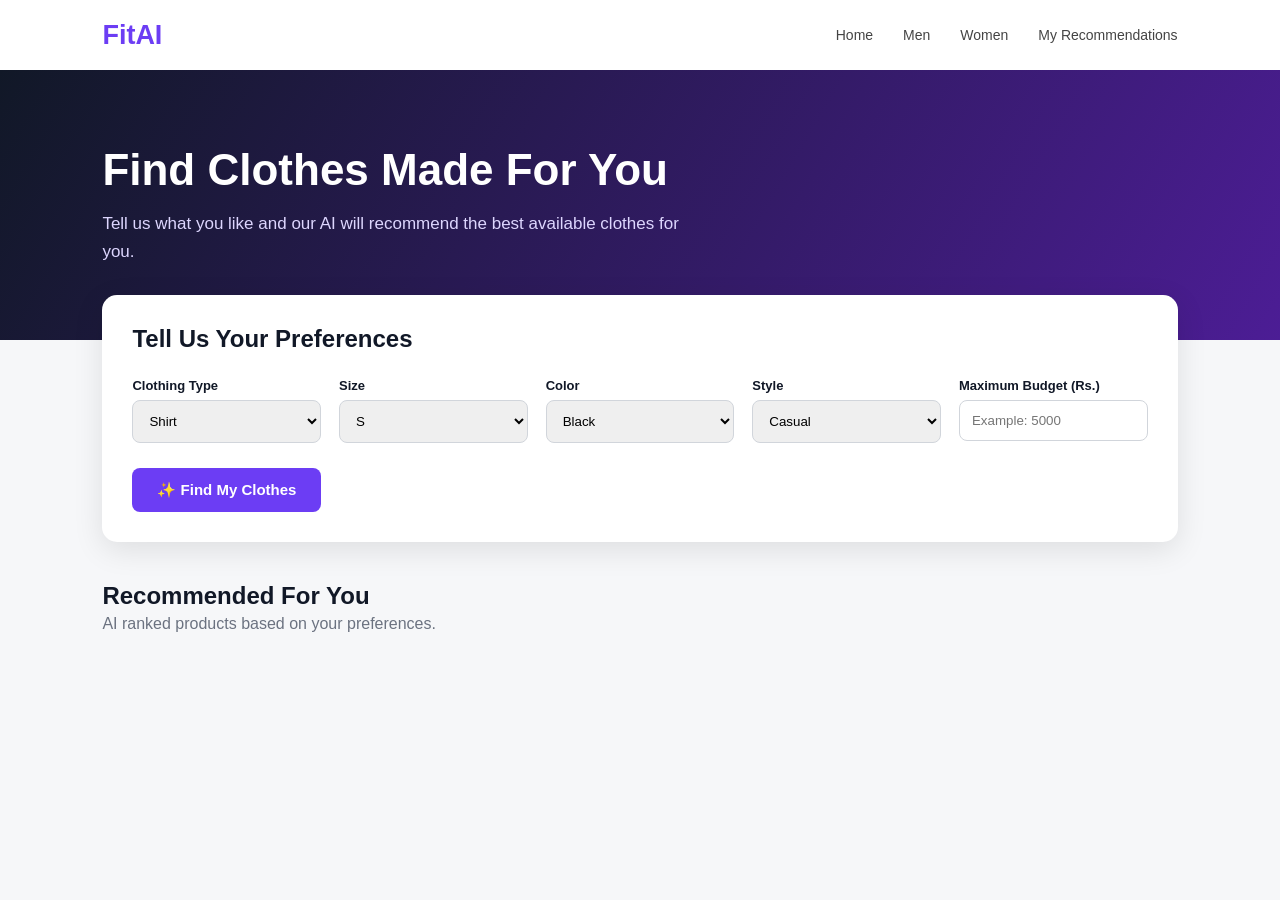
<file: index.html>
<!DOCTYPE html>
<html lang="en">

<head>
    <meta charset="UTF-8">
    <meta name="viewport" content="width=device-width, initial-scale=1.0">
    <script>
        if (window.location.protocol === "file:") {
            window.location.replace("http://127.0.0.1:5000/");
        }
    </script>


    <title>FitAI - Smart Fashion</title>

    <link rel="stylesheet" href="style.css">
</head>

<body>

<header>
    <div class="logo">FitAI</div>

    <nav>
        <a href="#">Home</a>
        <a href="#">Men</a>
        <a href="#">Women</a>
        <a href="#">My Recommendations</a>
    </nav>
</header>


<section class="hero">

    <div>
        <h1>Find Clothes Made For You</h1>

        <p>
            Tell us what you like and our AI will recommend
            the best available clothes for you.
        </p>
    </div>

</section>


<section class="recommendation-box">

    <h2>Tell Us Your Preferences</h2>

    <div class="form-grid">

        <div>
            <label>Clothing Type</label>

            <select id="type">
                <option value="shirt">Shirt</option>
                <option value="tshirt">T-Shirt</option>
            </select>
        </div>


        <div>
            <label>Size</label>

            <select id="size">
                <option value="S">S</option>
                <option value="M">M</option>
                <option value="L">L</option>
                <option value="XL">XL</option>
            </select>
        </div>


        <div>
            <label>Color</label>

            <select id="color">
                <option value="black">Black</option>
                <option value="white">White</option>
                <option value="blue">Blue</option>
                <option value="green">Green</option>
            </select>
        </div>


        <div>
            <label>Style</label>

            <select id="style">
                <option value="casual">Casual</option>
                <option value="formal">Formal</option>
                <option value="streetwear">Streetwear</option>
            </select>
        </div>


        <div>
            <label>Maximum Budget (Rs.)</label>

            <input
                type="number"
                id="budget"
                placeholder="Example: 5000"
            >
        </div>

    </div>


    <button class="main-button" onclick="recommend()">
        ✨ Find My Clothes
    </button>

</section>


<section class="products-section">

    <div class="section-title">
        <h2>Recommended For You</h2>
        <p>AI ranked products based on your preferences.</p>
    </div>

    <div id="results" class="product-grid"></div>

</section>


<script src="products.js"></script>
<script src="script.js"></script>

</body>

</html>
</file>
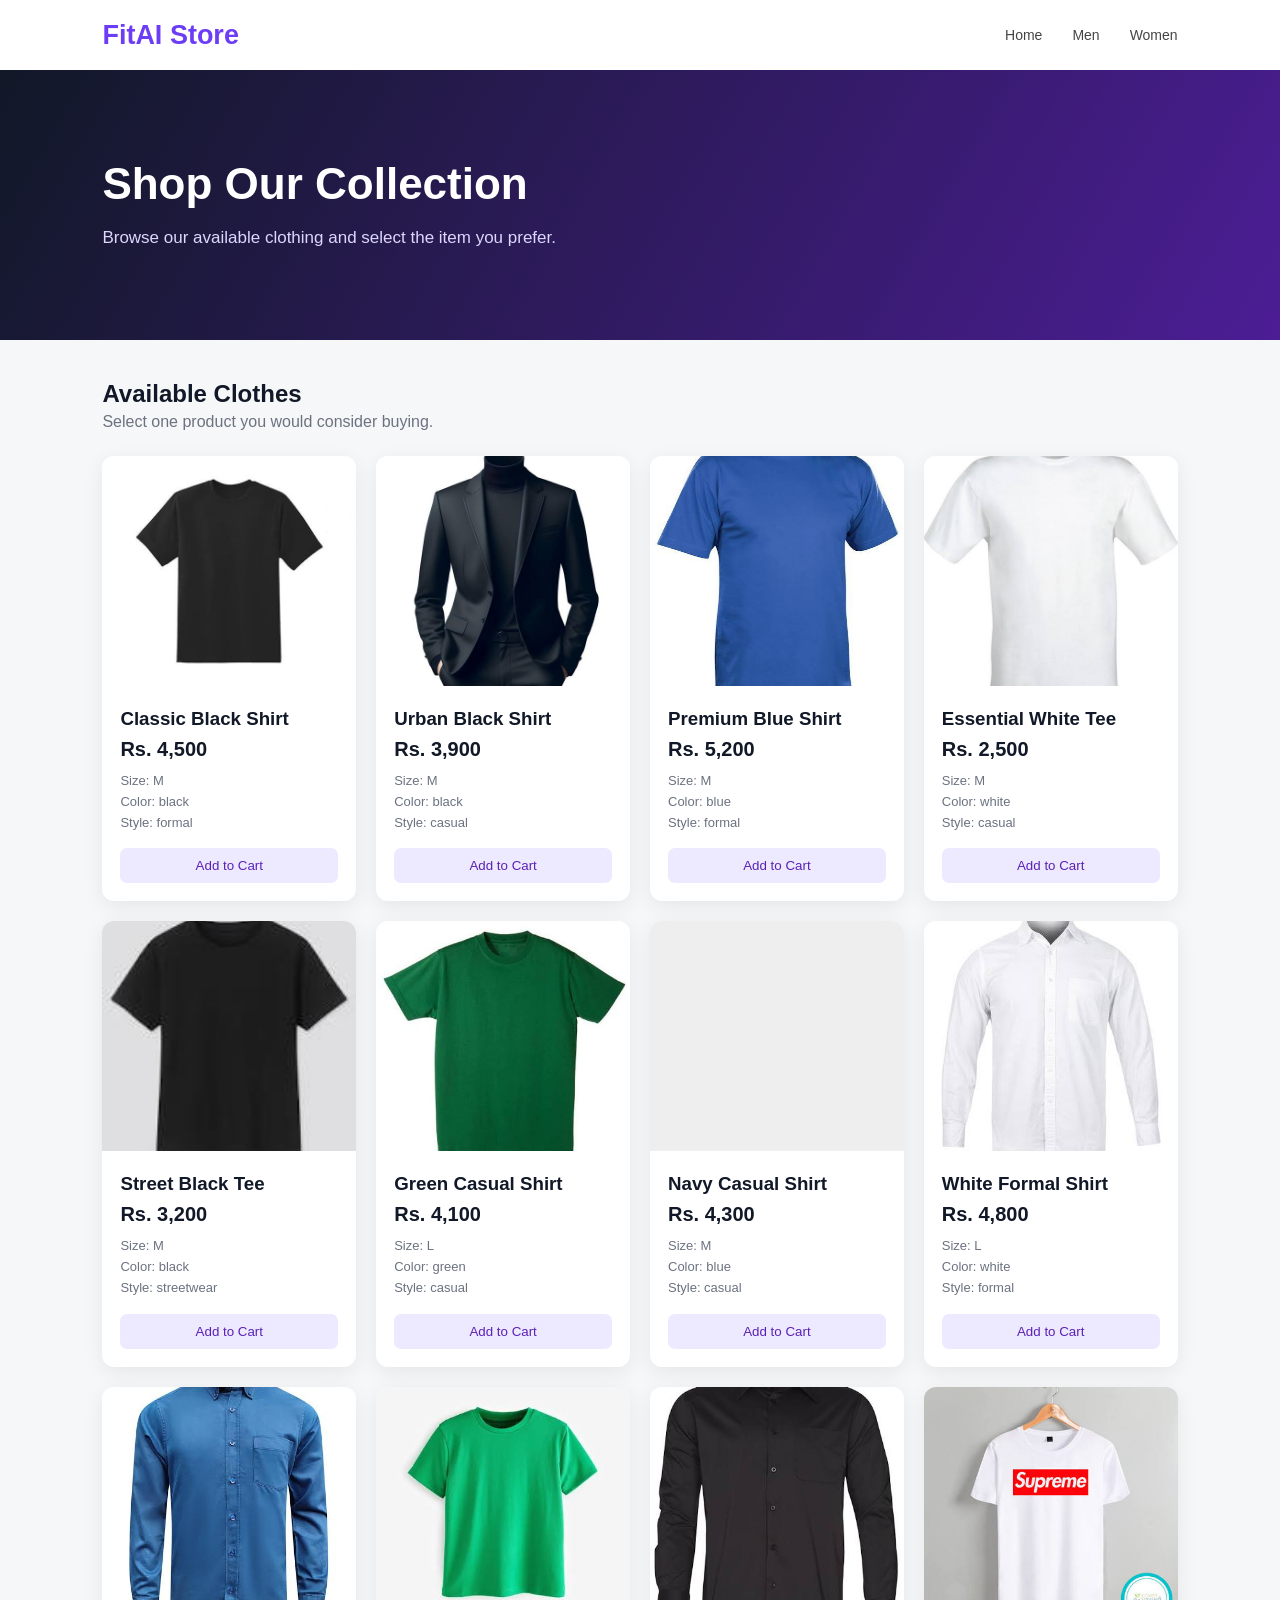
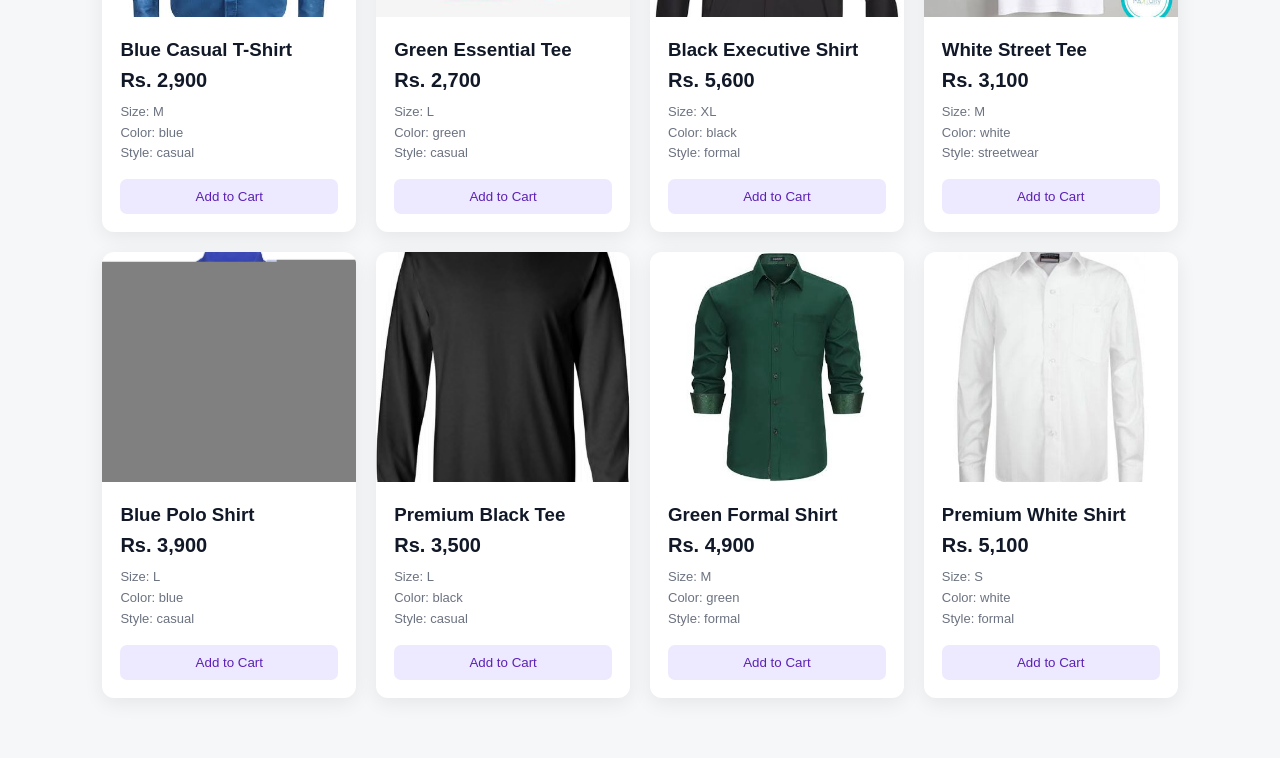
<file: normal.html>
<!DOCTYPE html>
<html lang="en">

<head>
    <meta charset="UTF-8">
    <meta name="viewport" content="width=device-width, initial-scale=1.0">
    <script>
        if (window.location.protocol === "file:") {
            window.location.replace("http://127.0.0.1:5000/normal.html");
        }
    </script>

    <title>FitAI - Normal Store</title>
    <link rel="stylesheet" href="style.css">
</head>

<body>

<header>
    <div class="logo">FitAI Store</div>

    <nav>
        <a href="#">Home</a>
        <a href="#">Men</a>
        <a href="#">Women</a>
    </nav>
</header>

<section class="hero">
    <div>
        <h1>Shop Our Collection</h1>
        <p>Browse our available clothing and select the item you prefer.</p>
    </div>
</section>

<section class="products-section normal-products">

    <div class="section-title">
        <h2>Available Clothes</h2>
        <p>Select one product you would consider buying.</p>
    </div>

    <div id="normalResults" class="product-grid"></div>

</section>

<script src="products.js"></script>
<script src="normal.js"></script>

</body>
</html>
</file>
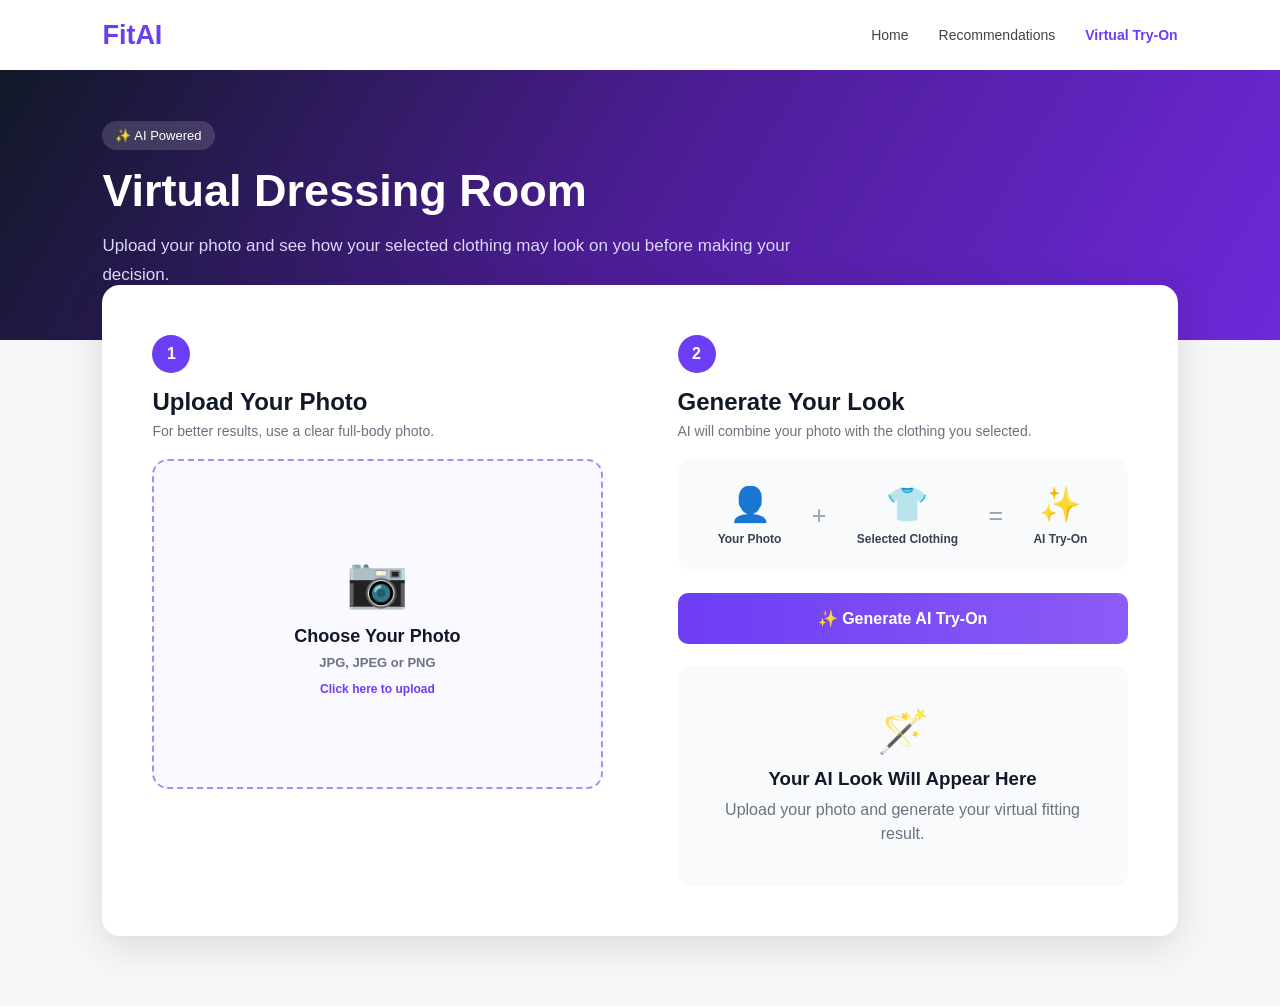
<file: tryon.html>
<!DOCTYPE html>
<html lang="en">

<head>
    <meta charset="UTF-8">
    <meta name="viewport" content="width=device-width, initial-scale=1.0">
    <script>
        if (window.location.protocol === "file:") {
            window.location.replace("http://127.0.0.1:5000/tryon.html");
        }
    </script>


    <title>FitAI - Virtual Try-On</title>

    <link rel="stylesheet" href="style.css">
</head>

<body>

<!-- HEADER -->

<header>
    <div class="logo">FitAI</div>

    <nav>
        <a href="index.html">Home</a>
        <a href="index.html">Recommendations</a>
        <a href="#" class="active-link">Virtual Try-On</a>
    </nav>
</header>


<!-- HERO -->

<section class="tryon-hero">

    <div class="tryon-hero-content">

        <span class="ai-badge">
            ✨ AI Powered
        </span>

        <h1>Virtual Dressing Room</h1>

        <p>
            Upload your photo and see how your selected clothing
            may look on you before making your decision.
        </p>

    </div>

</section>


<!-- MAIN AREA -->

<section class="tryon-container">

    <div class="tryon-card">


        <!-- STEP 1 -->

        <div class="upload-section">

            <div class="step-number">1</div>

            <h2>Upload Your Photo</h2>

            <p class="small-text">
                For better results, use a clear full-body photo.
            </p>


            <!-- UPLOAD BOX -->

            <label class="upload-box" id="uploadBox">

                <div id="uploadContent">

                    <div class="upload-icon">
                        📷
                    </div>

                    <h3>Choose Your Photo</h3>

                    <p>JPG, JPEG or PNG</p>

                    <span class="upload-help">
                        Click here to upload
                    </span>

                </div>


                <input
                    type="file"
                    id="userPhoto"
                    accept="image/jpeg,image/jpg,image/png"
                    onchange="showPreview()"
                >

            </label>


            <div
                id="photoActions"
                class="photo-actions"
                style="display:none;"
            >

                <button
                    class="change-photo-button"
                    onclick="changePhoto()"
                >
                    Change Photo
                </button>

            </div>

        </div>



        <!-- STEP 2 -->

        <div class="generation-section">

            <div class="step-number">2</div>

            <h2>Generate Your Look</h2>

            <p class="small-text">
                AI will combine your photo with the clothing you selected.
            </p>
            <div id="selectedClothing" class="selected-clothing"></div>


            <!-- AI PROCESS -->

            <div class="ai-info">

                <div class="ai-item">
                    <div class="ai-icon">👤</div>
                    <span>Your Photo</span>
                </div>


                <div class="plus">+</div>


                <div class="ai-item">
                    <div class="ai-icon">👕</div>
                    <span>Selected Clothing</span>
                </div>


                <div class="plus">=</div>


                <div class="ai-item">
                    <div class="ai-icon">✨</div>
                    <span>AI Try-On</span>
                </div>

            </div>


            <!-- GENERATE BUTTON -->

            <button
                id="generateButton"
                class="generate-button"
                onclick="generateTryOn()"
            >
                ✨ Generate AI Try-On
            </button>


            <!-- OUTPUT AREA -->

            <div id="resultArea">

                <div class="result-placeholder">

                    <div class="result-icon">
                        🪄
                    </div>

                    <h3>
                        Your AI Look Will Appear Here
                    </h3>

                    <p>
                        Upload your photo and generate your
                        virtual fitting result.
                    </p>

                </div>

            </div>

        </div>

    </div>

</section>


<script>

/* =====================================
   SHOW UPLOADED IMAGE
===================================== */

function showPreview() {

    const input =
        document.getElementById("userPhoto");

    const file =
        input.files[0];


    if (!file) {
        return;
    }


    /* Check file type */

    const allowedTypes = [
        "image/jpeg",
        "image/jpg",
        "image/png"
    ];


    if (!allowedTypes.includes(file.type)) {

        alert(
            "Please upload JPG, JPEG or PNG image."
        );

        input.value = "";

        return;
    }


    const reader =
        new FileReader();


    reader.onload = function(event) {

        const uploadContent =
            document.getElementById(
                "uploadContent"
            );


        uploadContent.innerHTML = `

            <img
                src="${event.target.result}"
                class="inside-preview"
                alt="Uploaded customer photo"
            >

        `;


        document.getElementById(
            "photoActions"
        ).style.display = "block";

    };


    reader.readAsDataURL(file);

}



/* =====================================
   CHANGE PHOTO
===================================== */

function changePhoto() {

    document.getElementById(
        "userPhoto"
    ).click();

}



/* =====================================
   GENERATE AI TRY-ON
===================================== */
async function generateTryOn() {

    const photoInput =
        document.getElementById("userPhoto");

    const file =
        photoInput.files[0];


    if (!file) {

        alert("Please upload your photo first.");

        return;
    }


    const selectedProduct =
        JSON.parse(
            localStorage.getItem("selectedProduct")
        );


    if (!selectedProduct) {

        alert("No clothing item selected.");

        return;
    }


    const button =
        document.getElementById("generateButton");


    button.disabled = true;

    button.innerHTML =
        "✨ AI is generating your look...";


    document.getElementById(
        "resultArea"
    ).innerHTML = `

        <div class="loading-box">

            <div class="spinner"></div>

            <h3>
                Creating Your Virtual Try-On
            </h3>

            <p>
                Please wait a few seconds...
            </p>

        </div>

    `;


    try {

        const formData =
            new FormData();


        formData.append(
            "userPhoto",
            file
        );


        formData.append(
            "productId",
            selectedProduct.id
        );


        const response =
            await fetch("/tryon",
                {
                    method: "POST",
                    body: formData
                }
            );


        const data =
            await response.json();


        if (!response.ok || !data.success) {

            throw new Error(
                data.error ||
                "AI generation failed."
            );
        }


        document.getElementById(
            "resultArea"
        ).innerHTML = `

            <div class="ai-result">

                <img
                    src="${data.image}"
                    class="generated-image"
                    alt="AI Virtual Try-On Result"
                >

                <h3>
                    ✨ Your Virtual Try-On
                </h3>

                <p>
                    This AI-generated image is a
                    visual preview of the selected clothing.
                </p>

            </div>

        `;


    }

    catch (error) {

        console.error(error);


        document.getElementById(
            "resultArea"
        ).innerHTML = `

            <div class="error-box">

                <h3>
                    Generation Failed
                </h3>

                <p>
                    ${error.message}
                </p>

            </div>

        `;

    }


    button.disabled = false;

    button.innerHTML =
        "✨ Generate AI Try-On";

}

</script>


</body>

</html>
</file>
<file: style.css>
/* =========================
   GLOBAL
========================= */

* {
    margin: 0;
    padding: 0;
    box-sizing: border-box;
}


body {
    font-family: Arial, Helvetica, sans-serif;

    background: #f6f7f9;

    color: #111827;
}


/* =========================
   HEADER
========================= */

header {

    height: 70px;

    background: white;

    display: flex;

    align-items: center;

    justify-content: space-between;

    padding: 0 8%;

    box-shadow:
        0 2px 10px rgba(0, 0, 0, 0.05);

}


.logo {

    font-size: 27px;

    font-weight: 800;

    color: #6c3df4;

}


nav {

    display: flex;

    gap: 30px;

}


nav a {

    text-decoration: none;

    color: #444;

    font-size: 14px;

    transition: 0.2s;

}


nav a:hover {

    color: #6c3df4;

}


.active-link {

    color: #6c3df4;

    font-weight: bold;

}



/* =========================
   HOME HERO
========================= */

.hero {

    min-height: 270px;

    display: flex;

    align-items: center;

    padding: 50px 8%;

    background:
        linear-gradient(
            120deg,
            #111827,
            #4c1d95
        );

    color: white;

}


.hero h1 {

    font-size: 44px;

    margin-bottom: 15px;

}


.hero p {

    font-size: 17px;

    max-width: 600px;

    line-height: 1.6;

    color: #ddd6fe;

}



/* =========================
   RECOMMENDATION FORM
========================= */

.recommendation-box {

    width: 84%;

    margin: -45px auto 40px;

    background: white;

    padding: 30px;

    border-radius: 15px;

    box-shadow:
        0 8px 30px rgba(0, 0, 0, 0.1);

}


.recommendation-box h2 {

    margin-bottom: 25px;

}


.form-grid {

    display: grid;

    grid-template-columns:
        repeat(
            auto-fit,
            minmax(170px, 1fr)
        );

    gap: 18px;

}


label {

    display: block;

    font-size: 13px;

    font-weight: bold;

    margin-bottom: 7px;

}


select,
input {

    width: 100%;

    padding: 12px;

    border:
        1px solid #d1d5db;

    border-radius: 8px;

    outline: none;

}


select:focus,
input:focus {

    border-color: #6c3df4;

}


.main-button {

    margin-top: 25px;

    background: #6c3df4;

    color: white;

    padding: 13px 25px;

    border: none;

    border-radius: 8px;

    cursor: pointer;

    font-size: 15px;

    font-weight: bold;

}


.main-button:hover {

    background: #5425d6;

}



/* =========================
   PRODUCTS
========================= */

.products-section {

    width: 84%;

    margin: auto;

    padding-bottom: 60px;

}


.section-title {

    margin-bottom: 25px;

}


.section-title p {

    margin-top: 5px;

    color: #6b7280;

}


.product-grid {

    display: grid;

    grid-template-columns:
        repeat(
            auto-fit,
            minmax(230px, 1fr)
        );

    gap: 20px;

}


.product-card {

    background: white;

    border-radius: 12px;

    overflow: hidden;

    box-shadow:
        0 5px 20px rgba(0, 0, 0, 0.07);

    transition: 0.3s;

}


.product-card:hover {

    transform:
        translateY(-5px);

}


.product-image {

    width: 100%;

    height: 230px;

    object-fit: cover;

    background: #eee;

}


.product-info {

    padding: 18px;

}


.product-info h3 {

    margin-bottom: 8px;

}


.price {

    font-size: 20px;

    font-weight: bold;

    margin-bottom: 10px;

}


.details {

    color: #6b7280;

    font-size: 13px;

    line-height: 1.6;

}


.match {

    display: inline-block;

    background: #dcfce7;

    color: #166534;

    padding: 5px 9px;

    border-radius: 20px;

    font-size: 12px;

    margin-bottom: 12px;

}


.card-buttons {

    display: flex;

    gap: 8px;

    margin-top: 15px;

}


.try-button,
.cart-button {

    flex: 1;

    padding: 10px;

    border-radius: 7px;

    cursor: pointer;

    border: none;

}


.try-button {

    background: #111827;

    color: white;

}


.cart-button {

    background: #ede9fe;

    color: #5b21b6;

}


.no-results {

    background: white;

    padding: 30px;

    border-radius: 10px;

    text-align: center;

    color: #6b7280;

}



/* =========================
   TRY-ON HERO
========================= */

.tryon-hero {

    min-height: 270px;

    background:
        linear-gradient(
            120deg,
            #111827,
            #4c1d95,
            #6d28d9
        );

    color: white;

    display: flex;

    align-items: center;

    padding: 50px 8%;

}


.tryon-hero-content {

    max-width: 700px;

}


.tryon-hero h1 {

    font-size: 45px;

    margin-top: 15px;

    margin-bottom: 15px;

}


.tryon-hero p {

    color: #ddd6fe;

    font-size: 17px;

    line-height: 1.7;

}


.ai-badge {

    display: inline-block;

    padding: 7px 13px;

    border-radius: 20px;

    background:
        rgba(255, 255, 255, 0.15);

    font-size: 13px;

}



/* =========================
   TRY-ON MAIN CARD
========================= */

.tryon-container {

    width: 84%;

    margin:
        -55px auto 70px;

}


.tryon-card {

    background: white;

    border-radius: 18px;

    padding: 35px;

    display: grid;

    grid-template-columns:
        1fr 1fr;

    gap: 45px;

    box-shadow:
        0 10px 40px
        rgba(0, 0, 0, 0.12);

}


.upload-section,
.generation-section {

    padding: 15px;

}


.step-number {

    width: 38px;

    height: 38px;

    background: #6c3df4;

    color: white;

    border-radius: 50%;

    display: flex;

    align-items: center;

    justify-content: center;

    font-weight: bold;

    margin-bottom: 15px;

}


.small-text {

    color: #6b7280;

    margin-top: 7px;

    margin-bottom: 20px;

    font-size: 14px;

}



/* =========================
   UPLOAD AREA
========================= */

.upload-box {

    width: 100%;

    height: 330px;

    border:
        2px dashed #a78bfa;

    background: #faf9ff;

    border-radius: 16px;

    display: flex;

    align-items: center;

    justify-content: center;

    cursor: pointer;

    overflow: hidden;

    transition: 0.3s;

    margin: 0;

}


.upload-box:hover {

    border-color: #6c3df4;

    background: #f5f3ff;

}


.upload-box input {

    display: none;

}


#uploadContent {

    width: 100%;

    height: 100%;

    display: flex;

    flex-direction: column;

    justify-content: center;

    align-items: center;

    text-align: center;

}


.upload-icon {

    font-size: 50px;

    margin-bottom: 15px;

}


#uploadContent h3 {

    margin-bottom: 8px;

    font-size: 18px;

}


#uploadContent p {

    color: #6b7280;

    font-size: 13px;

}


.upload-help {

    margin-top: 12px;

    font-size: 12px;

    color: #6c3df4;

}


.inside-preview {

    width: 100%;

    height: 100%;

    object-fit: contain;

    background: #f4f4f5;

}


.photo-actions {

    text-align: center;

    margin-top: 12px;

}


.change-photo-button {

    background: white;

    color: #6c3df4;

    border:
        1px solid #6c3df4;

    border-radius: 8px;

    padding: 9px 18px;

    cursor: pointer;

    font-weight: bold;

}


.change-photo-button:hover {

    background: #f5f3ff;

}



/* =========================
   AI PROCESS
========================= */

.ai-info {

    background: #f9fafb;

    padding: 25px;

    border-radius: 14px;

    display: flex;

    align-items: center;

    justify-content: space-around;

    margin-bottom: 22px;

    text-align: center;

}


.ai-item {

    display: flex;

    flex-direction: column;

    align-items: center;

    gap: 8px;

}


.ai-icon {

    font-size: 34px;

}


.ai-item span {

    font-size: 12px;

    color: #374151;

    font-weight: bold;

}


.plus {

    font-size: 25px;

    color: #9ca3af;

}



/* =========================
   GENERATE BUTTON
========================= */

.generate-button {

    width: 100%;

    border: none;

    background:
        linear-gradient(
            90deg,
            #6c3df4,
            #8b5cf6
        );

    color: white;

    padding: 16px;

    border-radius: 10px;

    cursor: pointer;

    font-size: 16px;

    font-weight: bold;

    margin-bottom: 22px;

    transition: 0.3s;

}


.generate-button:hover {

    transform:
        translateY(-2px);

    box-shadow:
        0 7px 20px
        rgba(108, 61, 244, 0.3);

}


.generate-button:disabled {

    opacity: 0.7;

    cursor: not-allowed;

}



/* =========================
   RESULT AREA
========================= */

.result-placeholder {

    min-height: 220px;

    background: #f9fafb;

    border-radius: 14px;

    display: flex;

    flex-direction: column;

    align-items: center;

    justify-content: center;

    text-align: center;

    padding: 25px;

    color: #6b7280;

}


.result-placeholder h3 {

    color: #111827;

    margin-bottom: 8px;

}


.result-placeholder p {

    line-height: 1.5;

}


.result-icon {

    font-size: 42px;

    margin-bottom: 12px;

}



/* =========================
   LOADING
========================= */

.loading-box {

    min-height: 220px;

    padding: 35px;

    text-align: center;

    background: #faf9ff;

    border-radius: 14px;

    display: flex;

    flex-direction: column;

    justify-content: center;

    align-items: center;

}


.loading-box p {

    color: #6b7280;

    margin-top: 8px;

}


.spinner {

    width: 40px;

    height: 40px;

    border:
        4px solid #ddd6fe;

    border-top-color:
        #6c3df4;

    border-radius: 50%;

    margin-bottom: 17px;

    animation:
        spin 0.8s linear infinite;

}


@keyframes spin {

    to {
        transform:
            rotate(360deg);
    }

}



/* =========================
   MOBILE
========================= */

@media(max-width: 800px) {

    header {

        padding:
            0 5%;

    }


    nav {

        gap: 10px;

    }


    nav a {

        font-size: 12px;

    }


    .tryon-card {

        grid-template-columns:
            1fr;

    }


    .tryon-container {

        width: 92%;

    }


    .tryon-hero {

        padding:
            40px 5%;

    }


    .tryon-hero h1 {

        font-size: 34px;

    }


    .ai-info {

        padding:
            20px 10px;

    }

}
.selected-product-card {
    display: flex;
    align-items: center;
    gap: 15px;

    background: #f9fafb;

    padding: 15px;
    border-radius: 12px;

    margin-bottom: 20px;
}

.selected-product-card img {
    width: 90px;
    height: 110px;

    object-fit: contain;

    background: white;
    border-radius: 10px;
}

.selected-product-card h3 {
    margin-bottom: 6px;
}

.selected-product-card p {
    color: #6b7280;
    font-size: 13px;
    line-height: 1.6;
}

.selected-product-card span {
    display: inline-block;

    margin-top: 7px;

    color: #16a34a;
    font-size: 12px;
    font-weight: bold;
}
.ai-result {
    background: #f9fafb;
    border-radius: 14px;
    padding: 20px;
    text-align: center;
}

.generated-image {
    width: 100%;
    max-height: 500px;
    object-fit: contain;
    border-radius: 12px;
    margin-bottom: 15px;
}

.ai-result h3 {
    margin-bottom: 7px;
}

.ai-result p {
    color: #6b7280;
    font-size: 13px;
    line-height: 1.5;
}

.error-box {
    background: #fef2f2;
    color: #991b1b;
    border-radius: 12px;
    padding: 25px;
    text-align: center;
}
.normal-products {
    margin-top: 40px;
}
</file>
